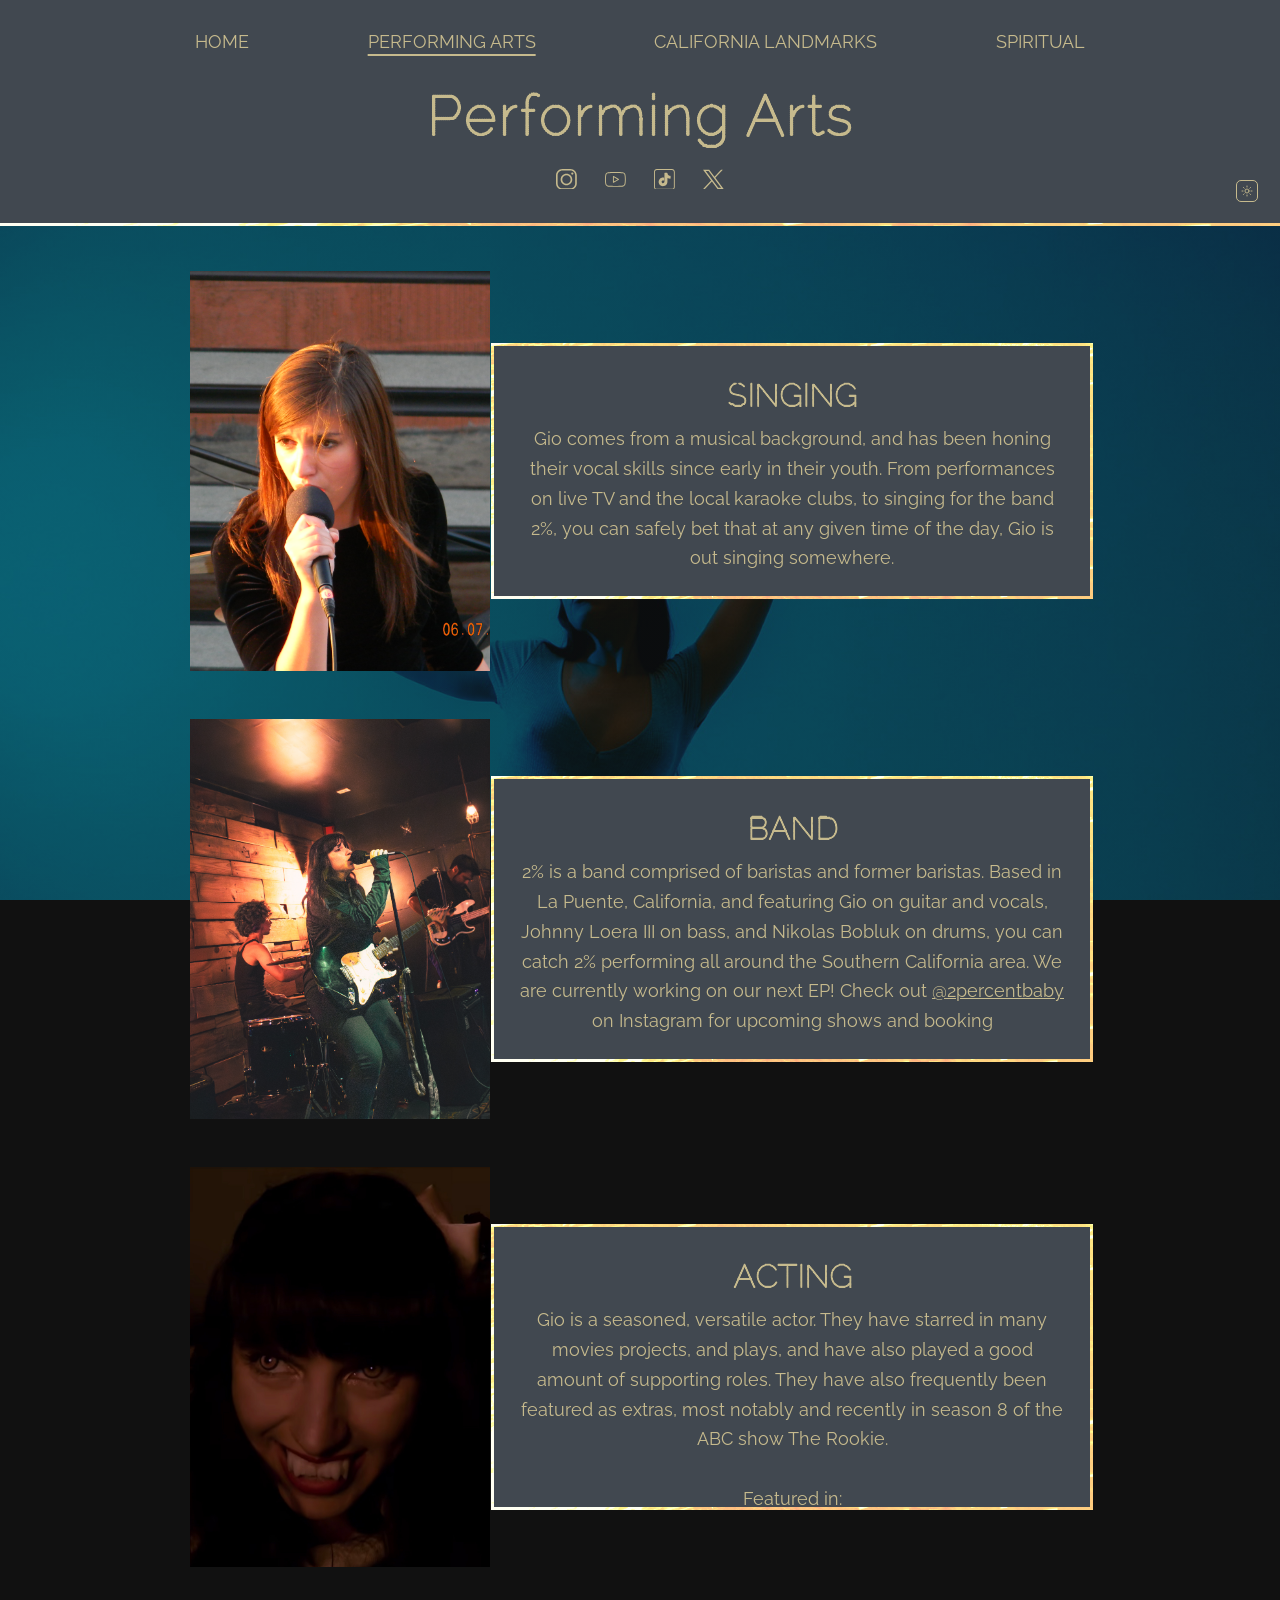
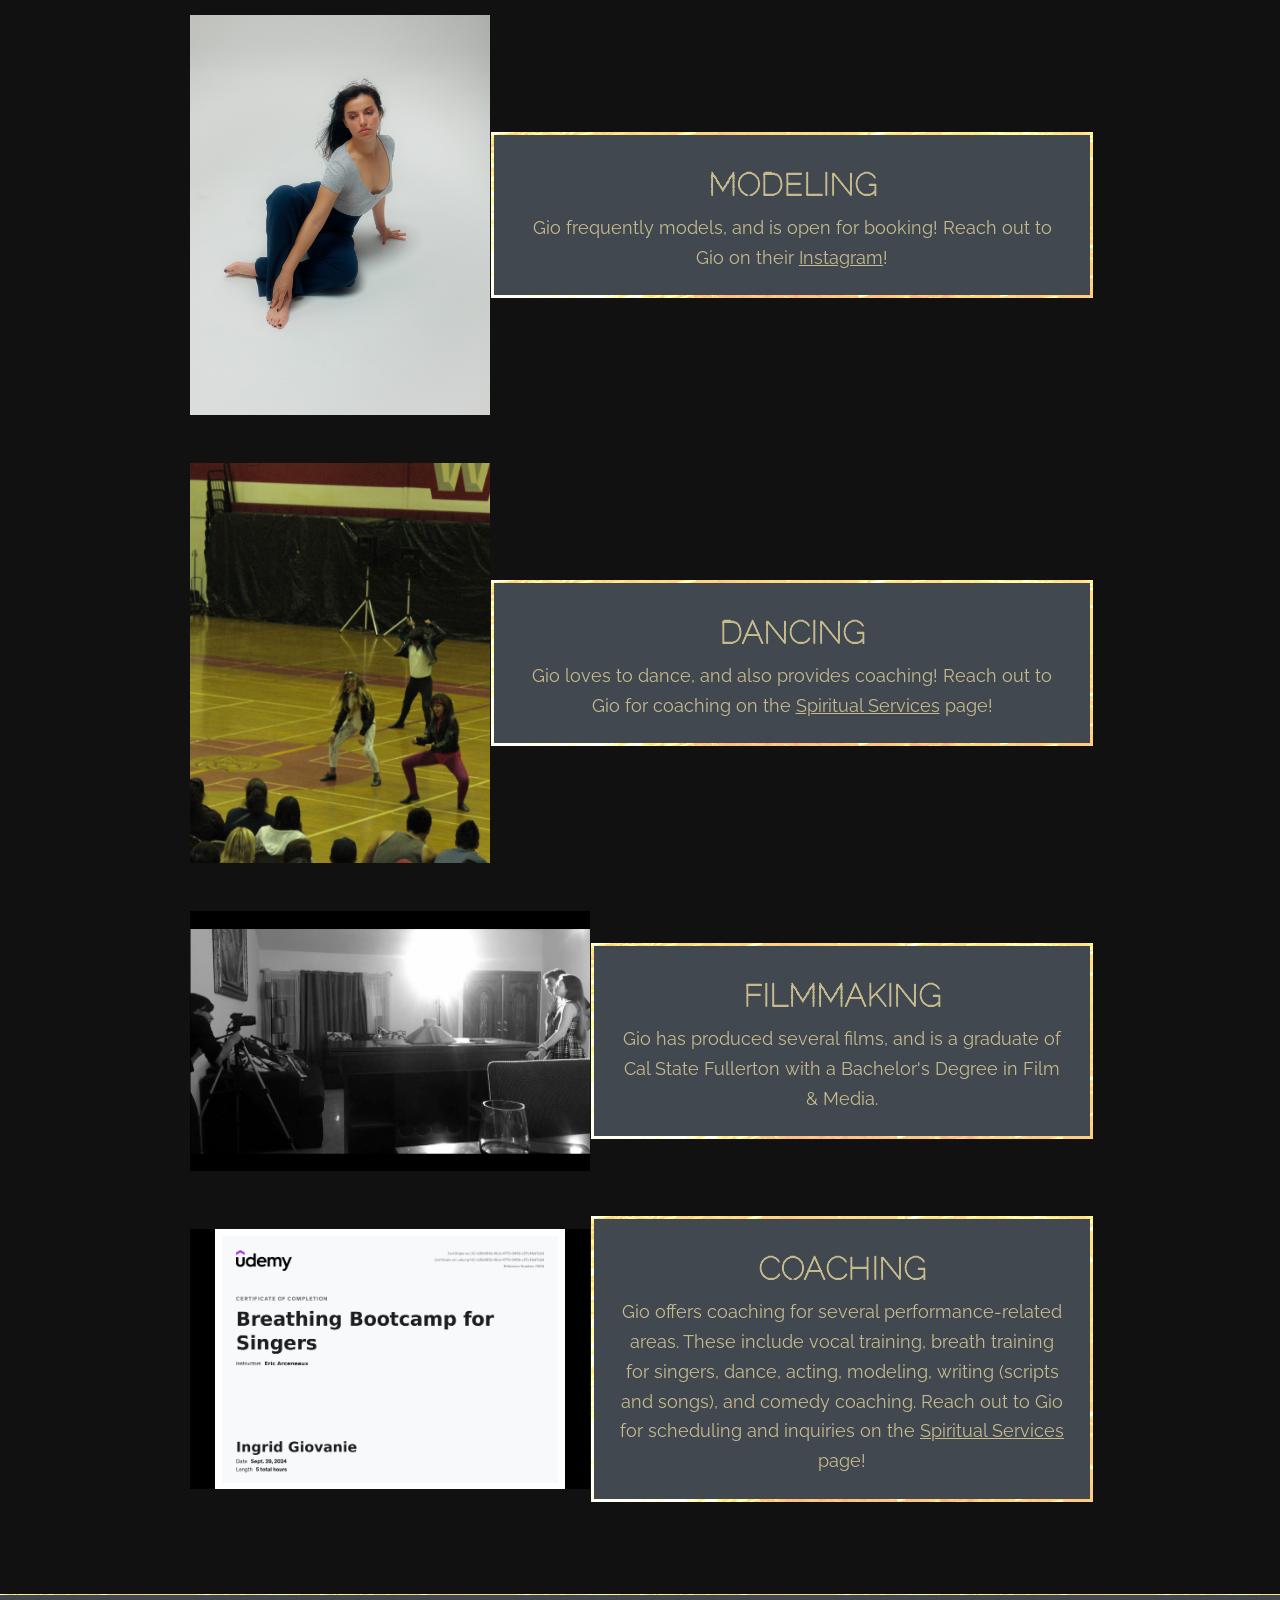
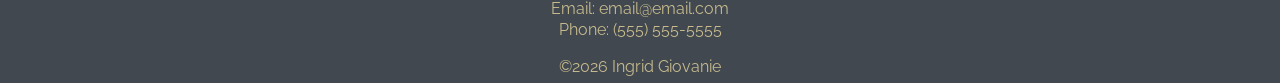
<file: performing-arts.html>
<!DOCTYPE html>
<html lang="en">
    <head>
        <meta charset="UTF-8">
        <meta name="viewport" content="width=device-width, initial-scale=1.0">
        <title>Performing Arts | The Gio Experience</title>
        <link rel="stylesheet" href="styles.css">
        <script src="script.js" defer></script>
        <link rel="preconnect" href="https://fonts.googleapis.com">
        <link rel="preconnect" href="https://fonts.gstatic.com" crossorigin>
        <link href="https://fonts.googleapis.com/css2?family=Raleway+Dots&family=Raleway:ital,wght@0,100..900;1,100..900&display=swap" rel="stylesheet">
    </head>

    <body class="performing-arts-page">
        <header>
            <nav>
                <a href="index.html">Home</a>  
                <a href="performing-arts.html" aria-current="page">Performing Arts</a>
                <a href="california.html">California Landmarks</a>
                <a href="spiritual.html">Spiritual</a>
            </nav>

            <button type="button" id="themeToggle" class="theme-toggle" aria-pressed="false" aria-label="Switch to light mode">
            
                <svg class="theme-icon sun-icon" viewBox="0 0 24 24" aria-hidden="true" focusable="false">
                    <circle cx="12" cy="12" r="4"></circle>
                    <path d="M12 2v2M12 20v2M4.93 4.93l1.41 1.41M17.66 17.66l1.41 1.41
                    M2 12h2M20 12h2M4.93 19.07l1.41-1.41M17.66 6.34l1.41-1.41"></path>
                </svg>
            
                <svg class="theme-icon moon-icon" viewBox="0 0 24 24" aria-hidden="true" focusable="false">
                    <path d="M20.5 14.1A8.5 8.5 0 0 1 9.9 3.5
                    A8.5 8.5 0 1 0 20.5 14.1Z"></path>
                </svg>
            </button>
            
            <h1>Performing Arts</h1>

            <div class="socials">
                <a href="https://www.instagram.com/the.gio.experience" target="_blank" rel="noopener" class="instagram-link" aria-label="Visit The Gio Experience on Instagram">
                <svg class="social-icon" viewBox="0 0 90 90" aria-hidden="true" focusable="false">
                    <path d="M 62.263 90 H 27.738 C 12.443 90 0 77.557 0 62.263 V 27.738 C 0 12.443 12.443 0 27.738 0 h 34.525 C 77.557 0 90 12.443 90 27.738 v 34.525 C 90 77.557 77.557 90 62.263 90 z M 27.738 7 C 16.303 7 7 16.303 7 27.738 v 34.525 C 7 73.697 16.303 83 27.738 83 h 34.525 C 73.697 83 83 73.697 83 62.263 V 27.738 C 83 16.303 73.697 7 62.263 7 H 27.738 z" fill="currentColor"/>
                    <path d="M 45.255 70.47 c -13.904 0 -25.215 -11.312 -25.215 -25.215 S 31.352 20.04 45.255 20.04 s 25.215 11.312 25.215 25.215 S 59.159 70.47 45.255 70.47 z M 45.255 27.04 c -10.044 0 -18.215 8.171 -18.215 18.215 c 0 10.044 8.171 18.215 18.215 18.215 c 10.044 0 18.215 -8.171 18.215 -18.215 C 63.471 35.211 55.3 27.04 45.255 27.04 z" fill="currentColor"/>
                    <circle cx="70.557" cy="19.937" r="4.897" fill="currentColor"/>
                </svg>
                </a>
            
                <a href="#" class="youtube-link" aria-label="Visit The Gio Experience on YouTube">
                <svg class="social-icon" viewBox="0 0 90 90" aria-hidden="true" focusable="false">
                    <path d="M 45 77.1 c -1.109 0 -27.235 -0.021 -34.117 -1.865 c -4.389 -1.173 -7.845 -4.629 -9.018 -9.019 C 0.021 59.336 0 45.582 0 45 s 0.021 -14.335 1.866 -21.217 c 1.173 -4.389 4.629 -7.845 9.019 -9.018 C 17.765 12.921 43.891 12.9 45 12.9 c 1.108 0 27.236 0.021 34.117 1.866 c 4.39 1.173 7.845 4.629 9.018 9.019 C 89.979 30.667 90 44.418 90 45 s -0.021 14.336 -1.866 21.217 c -1.172 4.388 -4.627 7.844 -9.018 9.018 C 72.236 77.078 46.108 77.1 45 77.1 z M 45 16.9 c -9.211 0 -27.979 0.362 -33.082 1.729 c -3.013 0.806 -5.384 3.177 -6.189 6.188 C 4.021 31.191 4 44.863 4 45 s 0.021 13.809 1.729 20.182 c 0.806 3.013 3.177 5.384 6.188 6.188 C 18.296 73.08 44.734 73.1 45 73.1 c 9.211 0 27.979 -0.361 33.082 -1.729 c 3.013 -0.806 5.384 -3.177 6.188 -6.188 C 85.98 58.804 86 45.137 86 45 s -0.021 -13.809 -1.729 -20.181 l -0.001 -0.002 c -0.804 -3.011 -3.175 -5.382 -6.187 -6.188 C 71.704 16.919 45.266 16.9 45 16.9 z" fill="currentColor"/>
                    <path d="M 36.4 59.9 c -0.345 0 -0.69 -0.089 -1 -0.268 c -0.619 -0.357 -1 -1.018 -1 -1.732 V 32.1 c 0 -0.714 0.381 -1.375 1 -1.732 c 0.619 -0.357 1.381 -0.357 2 0 l 22.341 12.9 c 0.619 0.357 1 1.018 1 1.732 s -0.381 1.375 -1 1.732 L 37.4 59.633 C 37.091 59.812 36.745 59.9 36.4 59.9 z M 38.4 35.564 v 18.872 L 54.741 45 L 38.4 35.564 z" fill="currentColor"/>
                </svg>
                </a>
            
                <a href="#" class="tiktok-link" aria-label="Visit The Gio Experience on TikTok">
                <svg class="social-icon" viewBox="0 0 90 90" aria-hidden="true" focusable="false">
                    <path d="M 39.084 74.233 c -4.28 0 -8.316 -1.365 -11.673 -3.949 c -0.625 -0.481 -1.229 -1.008 -1.792 -1.565 c -3.92 -3.874 -5.892 -9.032 -5.554 -14.526 c 0.257 -4.154 1.931 -8.157 4.713 -11.273 c 3.684 -4.126 8.764 -6.399 14.306 -6.399 c 0.949 0 1.911 0.071 2.857 0.211 c 0.981 0.145 1.708 0.987 1.708 1.979 v 9.03 c 0 0.642 -0.308 1.245 -0.828 1.621 c -0.521 0.375 -1.189 0.479 -1.799 0.278 c -0.617 -0.204 -1.26 -0.308 -1.911 -0.308 c -1.642 0 -3.18 0.644 -4.331 1.812 c -1.144 1.16 -1.76 2.697 -1.736 4.325 c 0.031 2.101 1.138 4.006 2.961 5.098 c 0.838 0.501 1.794 0.795 2.765 0.848 c 0.768 0.041 1.525 -0.058 2.25 -0.298 c 2.488 -0.821 4.158 -3.127 4.158 -5.738 l 0.011 -37.611 c 0 -1.104 0.896 -2 2 -2 h 8.893 c 1.097 0 1.989 0.883 2 1.98 c 0.008 0.747 0.083 1.488 0.226 2.203 c 0.563 2.825 2.146 5.342 4.461 7.086 c 2.038 1.537 4.466 2.355 7.027 2.368 c 0.159 -0.007 0.317 0.005 0.477 0.037 c 0.936 0.186 1.609 1.007 1.609 1.961 v 8.854 c 0 1.104 -0.896 2 -1.999 2 c -0.003 0 -0.006 0 -0.009 0 c -3.311 0 -6.528 -0.649 -9.563 -1.93 c -0.755 -0.319 -1.492 -0.675 -2.209 -1.065 l 0.037 16.182 c -0.021 5.024 -2.006 9.734 -5.588 13.276 c -2.906 2.872 -6.575 4.706 -10.608 5.305 C 40.996 74.163 40.035 74.233 39.084 74.233 z" fill="currentColor"/>
                    <path d="M 77.552 90 H 12.448 C 5.584 90 0 84.416 0 77.552 V 12.448 C 0 5.584 5.584 0 12.448 0 h 65.104 C 84.416 0 90 5.584 90 12.448 v 65.104 C 90 84.416 84.416 90 77.552 90 z M 12.448 4 C 7.79 4 4 7.79 4 12.448 v 65.104 C 4 82.21 7.79 86 12.448 86 h 65.104 C 82.21 86 86 82.21 86 77.552 V 12.448 C 86 7.79 82.21 4 77.552 4 H 12.448 z" fill="currentColor"/>
                </svg>
                </a>
            
                <a href="#" class="x-link" aria-label="Visit The Gio Experience on X">
                <svg class="social-icon" viewBox="0 0 90 90" aria-hidden="true" focusable="false">
                    <path d="M 0.219 2.882 l 34.748 46.461 L 0 87.118 h 7.87 l 30.614 -33.073 l 24.735 33.073 H 90 L 53.297 38.043 L 85.844 2.882 h -7.87 L 49.781 33.341 L 27.001 2.882 H 0.219 z M 11.793 8.679 h 12.303 L 78.425 81.32 H 66.122 L 11.793 8.679 z" fill="currentColor"/>
                </svg>
                </a>
            </div>
        </header>

        <main>
            <section class="arts-list">
                <h2>Arts</h2>
                <article class="art-row">
                    <img src="images/singing.jpg" alt="Ingrid singing">
                    <div>
                        <h2>Singing</h2>
                        <div class="art-description">
                            <p><strong>Singing</strong><br>Gio comes from a musical background, and has been honing their vocal skills since early in their youth. From performances on live TV and the local karaoke clubs, to singing for the band 2%, you can safely bet that at any given time of the day, Gio is out singing somewhere.</p>
                        </div>
                    </div>
                </article>
            
                <article class="art-row">
                    <img src="images/band.jpg" alt="Ingrid playing with their band">
                    <div>
                        <h2>Band</h2>
                        <div class="art-description">
                            <p><strong>Band</strong><br>2% is a band comprised of baristas and former baristas. Based in La Puente, California, and featuring Gio on guitar and vocals, Johnny Loera III on bass, and Nikolas Bobluk on drums, you can catch 2% performing all around the Southern California area. We are currently working on our next EP! Check out <a href="https://www.instagram.com/2percentbaby" target="_blank" rel="noopener">@2percentbaby</a> on Instagram for upcoming shows and booking</p>
                        </div>    
                    </div>
                </article>
            
                <article class="art-row">
                    <img src="images/acting.jpg" alt="Ingrid in a movie">
                    <div>
                        <h2>Acting</h2>
                        <div class="art-description">
                            <p><strong>Acting</strong><br>Gio is a seasoned, versatile actor. They have starred in many movies projects, and plays, and have also played a good amount of supporting roles. They have also frequently been featured as extras, most notably and recently in season 8 of the ABC show <i>The Rookie.</i><br><br></p>
                            <p>Featured in:<br></p>
                            <ul>
                                <li>Daisies (2013)</li>
                                <li>Kevin (2014)</li>
                                <li>Wreckin Katz (2016)</li>
                                <li>Skeletons (2020)</li>
                                <li>Deception (2021)</li>
                                <li>The Faculty (2022)</li>
                                <li>The Witches' Road (2024)</li>
                            </ul>
                        </div>
                    </div>
                </article>
            
                <article class="art-row">
                    <img src="images/modeling.jpg" alt="Ingrid posing at a modeling shoot">
                    <div>
                        <h2>Modeling</h2>
                        <div class="art-description">
                            <p><strong>Modeling</strong><br>Gio frequently models, and is open for booking! Reach out to Gio on their <a href="https://www.instagram.com/the.gio.experience" target="_blank" rel="noopener">Instagram</a>!</p>
                        </div>    
                    </div>
                </article>
            
                <article class="art-row">
                    <img src="images/dancing.JPG" alt="Ingrid dancing at a high school rally">
                    <div>
                        <h2>Dancing</h2>
                        <div class="art-description">
                            <p><strong>Dancing</strong><br>Gio loves to dance, and also provides coaching! Reach out to Gio for coaching on the <a href="spiritual.html" target="_blank" rel="noopener">Spiritual Services</a> page!</p>
                        </div>    
                    </div>
                </article>
            
                <article class="art-row landscape-art">
                    <img src="images/filmmaking.jpg" alt="Ingrid producing a film">
                    <div>
                        <h2>Filmmaking</h2>
                        <div class="art-description">
                            <p><strong>Filmmaking</strong><br>Gio has produced several films, and is a graduate of Cal State Fullerton with a Bachelor's Degree in Film & Media.</p>
                        </div>    
                    </div>
                </article>
                
                <article class="art-row landscape-art">
                    <img src="images/singing-cert.jpg" alt="Ingrid's certification for singer's breathing boot camp">
                    <div>
                        <h2>Coaching</h2>
                        <div class="art-description">
                            <p><strong>Coaching</strong><br>Gio offers coaching for several performance-related areas. These include vocal training, breath training for singers, dance, acting, modeling, writing (scripts and songs), and comedy coaching. Reach out to Gio for scheduling and inquiries on the <a href="spiritual.html" target="_blank" rel="noopener">Spiritual Services</a> page!</p>
                        </div>    
                    </div>
                </article>
            </section>
        </main>

        <footer>
            <h2>Contact</h2>
            <p>Email: email@email.com</p>
            <p>Phone: (555) 555-5555</p>
            <br>
            <small>&copy;2026 Ingrid Giovanie</small>
        </footer>
    </body>
</html>
</file>
<file: styles.css>
/* http://meyerweb.com/eric/tools/css/reset/ 
   v2.0 | 20110126
   License: none (public domain)
*/

html, body, div, span, applet, object, iframe,
h1, h2, h3, h4, h5, h6, p, blockquote, pre,
a, abbr, acronym, address, big, cite, code,
del, dfn, em, img, ins, kbd, q, s, samp,
small, strike, strong, sub, sup, tt, var,
b, u, i, center,
dl, dt, dd, ol, ul, li,
fieldset, form, label, legend,
table, caption, tbody, tfoot, thead, tr, th, td,
article, aside, canvas, details, embed, 
figure, figcaption, footer, header, hgroup, 
menu, nav, output, ruby, section, summary,
time, mark, audio, video {
	margin: 0;
	padding: 0;
	border: 0;
	font-size: 100%;
	font: inherit;
	vertical-align: baseline;
}
/* HTML5 display-role reset for older browsers */
article, aside, details, figcaption, figure, 
footer, header, hgroup, menu, nav, section {
	display: block;
}
body {
	line-height: 1;
}
ol, ul {
	list-style: none;
}
blockquote, q {
	quotes: none;
}
blockquote:before, blockquote:after,
q:before, q:after {
	content: '';
	content: none;
}
table {
	border-collapse: collapse;
	border-spacing: 0;
}
/* End CSS Reset */

* {
    box-sizing: border-box;
}

body {
    margin: 0;
    font-family: "Raleway", sans-serif;
    background-color: #111111;
    color: #38372a;
}

header {
    position: relative;
    padding: 28px;
    border-bottom: 1px solid #38372a;
    border-image: url("images/border.jpg") 10 / 3px / 3px round;
    background-color: #414850;
    text-align: center;
}

.theme-toggle {
    position: absolute;
    right: 22px;
    bottom: 20px;
    z-index: 1;
    width: 22px;
    height: 22px;
    padding: 0;
    display: grid;
    place-items: center;
    color: #c6ba8d;
    background-color: rgba(65, 72, 80, 0.75);
    border: 1px solid #c6ba8d;
    border-radius: 5px;
    cursor: pointer;
    transition: background-color 0.4s ease, color 0.4s ease, transform 0.4s ease;
}

.theme-toggle:hover, .theme-toggle:focus-visible {
    color: #414850;
    background-color: #c6ba8d;
    outline: none;
    transform: scale(1.08);
}

.theme-icon {
    width: 12px;
    height: 12px;
    fill: none;
    stroke: currentColor;
    stroke-width: 1.8;
    stroke-linecap: round;
    stroke-linejoin: round;
}

.moon-icon {
    display: none;
}

body.light-mode .sun-icon {
    display: none;
}

body.light-mode .moon-icon {
    display: block;
}

body.light-mode .theme-toggle {
    color: #4d3d29;
    background-color: rgba(255, 252, 246, 0.75);
    border-color: #6b5438;
}

body.light-mode .theme-toggle:hover, body.light-mode .theme-toggle:focus-visible {
    color: #fffaf1;
    background-color: #6b5438;
}
  
nav {
    display: flex;
    justify-content: space-between;
    max-width: 900px;
    margin: 0 auto 32px;
    font-size: 1.1rem;
    text-transform: uppercase;
    opacity: 0;
    animation: fadeIn 2.5s ease-in-out forwards;
    animation-delay: 2s;
}

nav a, .socials a, .card {
    padding: 5px;
    color: #c6ba8d;
    text-decoration: none;
}

nav a[aria-current="page"] {
    text-decoration: underline;
    text-decoration-thickness: 2px;
    text-underline-offset: 6px;
}
  
h1 {
    color: #c6ba8d;
    font-family: "Raleway Dots", sans-serif;
    font-size: 3.5rem;
    font-weight: 900;
    margin: 20px 0;
    letter-spacing: 2px;
    animation: fadeIn 3.5s ease-in-out forwards;
}

.socials {
    display: flex;
    justify-content: center;
    align-items: center;
    gap: 18px;
    margin-top: 20px;
    opacity: 0;
    animation: fadeIn 2.5s ease-in-out forwards;
    animation-delay: 2s;
}

.socials a {
    display: inline-flex;
    align-items: center;
    color: #c6ba8d;
    text-decoration: none;
}
  
.social-icon {
    width: 1.3rem;
    height: 1.3rem;
    display: block;
}

.instagram-link:hover, .instagram-link:focus-visible {
    color: #c13584;
}
  
.youtube-link:hover, .youtube-link:focus-visible {
    color: #c00000;
}
  
.tiktok-link:hover, .tiktok-link:focus-visible {
    color: #00a6b2;
}
  
.x-link:hover, .x-link:focus-visible {
    color: #555555;
}

main {
    max-width: 1000px;
    margin: 0 auto;
    padding: 48px 24px;
}
  
.hero {
    text-align: center;
    margin-bottom: 60px;
}

.hero h2 {
    display: none;
}
  
.hero img {
    display: block;
    width: 58%;
    height: 58%;
    object-fit: cover;
    border-radius: 30px;
    margin: 0 auto;
    opacity: 0;
    animation: fadeIn 2.5s ease-in-out forwards;
    animation-delay: 2s;

    -webkit-mask-image: radial-gradient(
        ellipse at center,
        black 60%,
        transparent 100%
    );

    mask-image: radial-gradient(
        ellipse at center,
        black 50%,
        transparent 70%
    );
}

@keyframes fadeIn {
    from {
        opacity: 0;
    }
  
    to {
        opacity: 1;
    }
}

.links {
    text-align: center;
    margin-bottom: 60px;
}
  
.links h2 {
    display:none;
}
  
.card-container {
    display: flex;
    justify-content: center;
    gap: 28px;
    flex-wrap: wrap;
    opacity: 0;
    animation: fadeIn 2.5s ease-in-out forwards;
    animation-delay: 2s;
}
  
.card {
    width: 170px;
    min-height: 70px;
    padding: 3px 8px;
    background-color: #414850;
    font-size: 1.4rem;
    text-transform: uppercase;
    display: flex;
    align-items: center;
    justify-content: center;
    border-radius: 5%;
    border-image: url("images/border.jpg") 10 / 2px / 1px round;
    transition: background-color 0.4s ease, color 0.4s ease;
}
  
.card:hover, .card:focus-visible {
    background-color: #38372a;
}

.bio {
    text-align: center;
    margin-bottom: 60px;
    color: #c6ba8d;
    background-color: rgba(65,72,80, 0.95);
    padding: 13px;
    border-image: url("images/border.jpg") 10 / 3px / 3px round;
    animation: fadeIn 2.5s ease-in-out forwards;
}

.bio h2 {
    margin-bottom: 12px;
    display: none;
}
  
.bio p {
    max-width: 950px;
    margin: 0 auto;
    line-height: 1.7;
    font-size: 1.1rem;
}

.bio strong {
    background-image: url('images/border.jpg');
    background-size: cover;
    background-position: center;
    -webkit-background-clip: text;
    background-clip: text;
    color: transparent;
    font-size: 2rem;
    font-weight: 500;
}
  
footer {
    padding: 1px 1px 8px 1px;
    background-color: #414850;
    color: #c6ba8d;
    text-align: center;
    border-image: url("images/border.jpg") 10 / 1px / 1px round;
}

footer h2 {
    display: none;
    padding: 1px 1px;
    font-size: 2rem;
    margin-bottom: 1px;
    opacity: 0;
    animation: fadeIn 1.5s ease-in-out forwards;
    animation-delay: 2s;
}

footer p {
	margin:5px;
}

@media screen and (max-width: 700px) {
    .theme-toggle {
        right: 14px;
        bottom: 14px;
        width: 22px;
        height: 22px;
    }

    .theme-icon {
        width: 12px;
        height: 12px;
    }
}

/*Performing arts*/

.arts-list {
    max-width: 900px;
    margin: 0 auto;
}

.arts-list, footer h2, footer p {
    opacity: 0;
    animation: fadeIn 2.5s ease-in-out forwards;
    animation-delay: 2s;
}

.arts-list h2 {
    display: none;
}
  
.art-row {
    display: grid;
    grid-template-columns: 300px minmax(0, 1fr);
    gap: 4px;
    align-items: center;
    margin-bottom: 48px;
}

.art-row > div {
    min-width: 0;
}

.art-row img {
    width: 300px;
    height: 400px;
    object-fit: cover;
    border-image: url("images/border.jpg") 10 / 3px / 3px round;
    background-color: #c6ba8d;
}

.art-row.landscape-art {
    grid-template-columns: 400px minmax(0, 1fr);
}

.art-row.landscape-art img {
    width: 400px;
    height: 260px;
    object-fit: contain;
    background-color: #000000;
}
  
.art-row h2 {
    display: none;
}

.art-row > div {
    min-width: 0;
}

.art-description {
    max-height: 280px;
    overflow-y: auto;
    text-align: center;
    color: #c6ba8d;
    background-color: rgba(65, 72, 80, 1);
    padding: 23px;
    border-image: url("images/border.jpg") 10 / 3px / 3px round;
}

.art-description a {
    color: inherit;
}

.art-description ul {
    text-align: center;
}

.art-row p {
    margin: 0;
    font-size: 1.1rem;
    line-height: 1.7;
    max-width: 950px;
}

.art-description::-webkit-scrollbar {
    width: 10px;
}

.art-description::-webkit-scrollbar-track {
    background-color: #414850;
}

.art-description::-webkit-scrollbar-thumb {
    background-color: #c6ba8d;
    border-radius: 8px;
    border: 2px solid #414850;
}

.art-row strong {
    font-family:"Raleway Dots", sans-serif;
    font-size: 2rem;
    font-weight: 900;
    text-transform: uppercase;
}
   
  
@media screen and (max-width: 950px) {
    .art-row, .art-row.landscape-art {
        grid-template-columns: 1fr;
        grid-template-areas: "title" "image" "description";
        text-align: center;
    }

    .art-row > div {
        display: contents;
    }

    .art-row h2 {
        grid-area: title;
        justify-self: center;
    }

    .art-description {
        grid-area: description;
        max-height: none;
        overflow-y: visible;
        text-align: left;
    }

    .art-row img {
        width: 400px;
        height: 500px;
    }

    .art-row img, .art-row.landscape-art img {
        grid-area: image;
        margin: 0 auto;
    }

    .art-row p {
        max-height: none;
        text-align: center;
    }

    .art-row.landscape-art img {
        width: 100%;
        max-width: 700px;
        height: 400px;
    }
}

/*California Project*/

.california-intro {
    display: grid;
    grid-template-columns: minmax(260px, 0.8fr) 1.2fr;
    gap: 42px;
    align-items: center;
    margin-bottom: 70px;
    padding: 30px;
    background-color: rgba(65,72,80, 0.95);
    border-image: url("images/border.jpg") 10 / 3px / 3px round;
    border-radius: 2px;
    opacity: 0;
    animation: fadeIn 2.5s ease-in-out forwards;
    animation-delay: 1s;
}

.california-intro img {
    width: 100%;
    max-width: 500px;
    margin: 0 auto;
    display: block;
    padding: 6px;
    background-color: #c6ba8d;
    border: 1px solid #38372a;
    border-radius: 10px;
    object-fit: contain;
}


.california-bio h2 {
    display: none;
}

.california-bio p {
    margin: 0 0 18px;
    font-size: 1.1rem;
    line-height: 1.7;
    color: #c6ba8d;
}

.california-bio a {
    color: inherit;
}

.california-bio p:last-child {
    margin-bottom: 0;
}

.landmark-section {
    padding: 34px;
    background-color: rgba(65,72,80, 0.95);
    border-image: url("images/border.jpg") 10 / 3px / 3px round;
    opacity: 0;
    animation: fadeIn 2.5s ease-in-out forwards;
    animation-delay: 1.5s;
}

.landmark-section > h2 {
    font-family: "Raleway Dots", sans-serif;
    display: inline-block;
    margin: 0 0 18px;
    padding: 18px 29px;
    color: #c6ba8d;
    font-size: 2rem;
    font-weight: 900;

}

.landmark-browser {
    max-height: 850px;
    overflow-y: auto;
    padding-right: 14px;
}

.landmark-browser::-webkit-scrollbar {
    width: 10px;
}

.landmark-browser::-webkit-scrollbar-track {
    background-color: #f5f0e8;
    border-radius: 20px;
}

.landmark-browser::-webkit-scrollbar-thumb {
    background-color: #c6ba8d;
    border-radius: 20px;
    border: 2px solid #f5f0e8;
}

.landmark-item {
    display: grid;
    grid-template-columns: 230px 1fr;
    gap: 28px;
    align-items: center;
    padding: 24px 0;
    border-bottom: 1px solid #38372a;
}

.landmark-item:first-child {
    padding-top: 0;
}

.landmark-item:last-child {
    padding-bottom: 0;
    border-bottom: none;
}

.landmark-item img {
    display: block;
    width: 100%;
    height: auto;
    border: 1px solid #38372a;
    border-radius: 10px;
    transition: transform 0.4s ease;
}

.landmark-item h3 {
    display: inline-block;
    margin: 0 0 12px;
    padding: 6px 18px;
    background-color: #c6ba8d;
    border: 1px solid #38372a;
    border-radius: 15%;
    font-size: 1.4rem;
}

.landmark-item p {
    margin: 0;
    font-size: 1.05rem;
    line-height: 1.7;
    color: #c6ba8d;  
}

@media screen and (max-width: 700px) {
    nav {
        flex-wrap: wrap;
        justify-content: center;
        gap: 14px;
        font-size: 0.9rem;
    }

    h1 {
        font-size: 2.6rem;
    }

    .california-intro {
        grid-template-columns: 1fr;
        text-align: center;
        gap: 28px;
        padding: 24px;
    }

    .california-bio h2, .landmark-section > h2 {
        font-size: 1.6rem;
    }

    .landmark-section {
        padding: 24px;
    }

    .landmark-item {
        grid-template-columns: 1fr;
        text-align: center;
        gap: 18px;
    }

    .landmark-item img {
        width: 100%;
        max-width: 330px;
        height: auto;
        margin: 0 auto;
    }

    .landmark-item h3 {
        font-size: 1.2rem;
    }

    .landmark-browser {
        max-height: none;
        overflow-y: visible;
        padding-right: 0;
    }
}

/* Spiritual Page */

.screen-reader-text {
    position: absolute;
    width: 1px;
    height: 1px;
    padding: 0;
    margin: -1px;
    overflow: hidden;
    clip: rect(0, 0, 0, 0);
    white-space: nowrap;
    border: 0;
}

.spiritual-gallery {
    display: flex;
    flex-direction: column;
    align-items: center;
    gap: 42px;
    margin-bottom: 70px;
    opacity: 0;
    animation: fadeIn 2.5s ease-in-out forwards;
    animation-delay: 1s;
}

.spiritual-gallery figure {
    width: 100%;
    max-width: 650px;
    margin: 0;
    background-color: rgba(245, 240, 232, 0.78);
    border-image: url("images/border.jpg") 10 / 30px / 3px round;
    border-radius: 30px;
}

.spiritual-gallery img {
    display: block;
    width: 100%;
    height: auto;
    object-fit: contain;
    background-color: #c6ba8d;
    border: 1px solid #38372a;
    border-radius: 20px;
}  


.spiritual-services {
    padding: 34px;
    margin-bottom: 70px;
    background-color: rgba(65, 72, 80, 0.95);
    border-image: url("images/border.jpg") 10 / 3px / 3px round;
    opacity: 0;
    animation: fadeIn 2.5s ease-in-out forwards;
    animation-delay: 1.25s;
}

.spiritual-services > h2 {
    display: none;
}

.service-list {
    display: flex;
    flex-direction: column;
    gap: 34px;
}

.spiritual-service {
    padding-bottom: 34px;
    border-bottom: 1px solid rgba(198, 186, 141, 0.55);
}

.spiritual-service:last-child {
    padding-bottom: 0;
    border-bottom: none;
}

.service-image h3 {
    margin: 0 0 12px;
    color: #c6ba8d;
    font-family: "Raleway Dots", sans-serif;
    font-size: 1.6rem;
    font-weight: 900;
}

.service-description {
    padding: 20px 24px;
    color: #c6ba8d;
    border-radius: 5%;
}

.service-description p {
    margin: 0;
    font-size: 1.1rem;
    line-height: 1.7;
}

.contact-section {
    padding: 34px;
    background-color: rgba(65, 72, 80, 0.95);
    border-image: url("images/border.jpg") 10 / 3px / 3px round;
    text-align: center;
    opacity: 0;
    animation: fadeIn 2.5s ease-in-out forwards;
    animation-delay: 1.5s;
}

.contact-section h2 {
    display: inline-block;
    margin: 0 auto;
    padding: 19px 34px;
    color: #c6ba8d;
    font-family: "Raleway Dots", sans-serif;
    font-size: 2rem;
    font-weight: 900;
}

.contact-section > p {
    max-width: 650px;
    margin: 0 auto 10px;
    padding: 13px;
    color: #c6ba8d;
    border-radius: 5%;
    font-size: .9rem;
}

.spiritual-form {
    max-width: 720px;
    margin: 0 auto;
    text-align: left;
}

.spiritual-form > div {
    margin-bottom: 20px;
}

.name-fields {
    display: grid;
    grid-template-columns: 1fr 1fr;
    gap: 20px;
}

.spiritual-form label {
    display: block;
    margin-bottom: 7px;
    color: #c6ba8d;
    font-weight: 700;
}

.spiritual-form input, .spiritual-form select, .spiritual-form textarea {
    width: 100%;
    padding: 12px;
    color: #38372a;
    background-color: rgba(255, 255, 255, 0.86);
    border: 1px solid #38372a;
    border-radius: 12px;
    font: inherit;
}

.spiritual-form textarea {
    resize: vertical;
}

.spiritual-form input:focus, .spiritual-form select:focus, .spiritual-form textarea:focus {
    outline: 3px solid rgba(198, 186, 141, 0.9);
    outline-offset: 2px;
}

.spiritual-form button {
    display: block;
    margin: 8px auto 0;
    padding: 12px 34px;
    color: #c6ba8d;
    background-color: #414850;
    border: 1px solid #38372a;
    border-radius: 25px;
    font-family: "Raleway", sans-serif;
    font-size: 1.1rem;
    font-weight: 700;
    cursor: pointer;
    transition: background-color 0.4s ease, transform 0.4s ease;
}

.spiritual-form button:hover, .spiritual-form button:focus-visible {
    background-color: #38372a;
    transform: scale(1.04);
}

#form-message {
    margin-top: 18px;
    text-align: center;
    font-weight: 700;
    line-height: 1.5;
}

.form-error {
    color: #c00000;
}

.form-success {
    color: #5f8a47;
}


@media screen and (max-width: 700px) {
    .spiritual-gallery {
        gap: 28px;
        margin-bottom: 50px;
    }

    .spiritual-gallery figure {
        border-radius: 22px;
    }

    .spiritual-gallery img {
        height: auto;
        min-height: 240px;
        border-radius: 15px;
    }

    .spiritual-services, .contact-section {
        padding: 24px;
    }

    .spiritual-services > h2, .contact-section h2 {
        font-size: 2rem;
    }

    .spiritual-service {
        grid-template-columns: 1fr;
        gap: 20px;
        text-align: center;
    }

    .service-description {
        text-align: left;
    }

    .name-fields {
        grid-template-columns: 1fr;
        gap: 10px;
    }
}

/* Light-Mode */ 

body.light-mode {
    color-scheme: light;
    color: #3d3429;
    background-color: #f8f3e9;
}


body.light-mode header {
    background-color: rgba(245, 238, 222, 0.96);
    border-bottom-color: #756044;
}

body.light-mode nav a, body.light-mode .socials a, body.light-mode .card {
    color: #4d3d29;
}

body.light-mode nav a[aria-current="page"] {
    text-decoration: underline;
    text-decoration-thickness: 2px;
    text-underline-offset: 6px;
}

body.light-mode h1 {
    color: #4d3d29;
}

body.light-mode footer {
    background-color: rgba(245, 238, 222, 0.97);
    color: #3d3429;
}

body.light-mode .card {
    background-color: rgba(255, 252, 246, 0.92);
}

body.light-mode .card:hover, body.light-mode .card:focus-visible {
    color: #2f2922;
    background-color: #ddcba8;
}

body.light-mode .bio {
    color: #3d3429;
    background-color: rgba(255, 252, 246, 0.9);
}

body.light-mode .bio strong {
    color: #5b422a;
    background-image: none;
    -webkit-background-clip: initial;
    background-clip: initial;
}

body.light-mode .art-description {
    color: #3d3429;
    background-color: rgba(255, 252, 246, 0.92);
    padding: 23px;
    margin: 0;
}

body.light-mode .art-row p {
    color: #3d3429;
    background-color: transparent;
}

body.light-mode .art-row strong {
    color: #5b422a;
}

body.light-mode .art-row img {
    background-color: #f0e2c9;
}

body.light-mode .art-row.landscape-art img {
    background-color: #eee4d4;
}

body.light-mode .california-intro, body.light-mode .landmark-section {
    color: #3d3429;
    background-color: rgba(255, 252, 246, 0.92);
}

body.light-mode .california-intro img {
    background-color: #f0e2c9;
    border-color: #756044;
}

body.light-mode .california-bio p, body.light-mode .landmark-item p {
    color: #3d3429;
}

body.light-mode .landmark-section > h2 {
    color: #4d3d29;
}

body.light-mode .landmark-item {
    border-bottom-color: rgba(117, 96, 68, 0.45);
}

body.light-mode .landmark-item img {
    background-color: #f0e2c9;
    border-color: #756044;
}

body.light-mode .landmark-item h3 {
    color: #3d3429;
    background-color: #e7d4af;
    border-color: #756044;
}

body.light-mode .landmark-browser::-webkit-scrollbar-track {
    background-color: #f8f3e9;
}

body.light-mode .landmark-browser::-webkit-scrollbar-thumb {
    background-color: #9c815b;
    border-color: #f8f3e9;
}

body.light-mode .spiritual-gallery figure {
    background-color: rgba(255, 252, 246, 0.9);
}

body.light-mode .spiritual-gallery img {
    background-color: #f0e2c9;
    border-color: #756044;
}

body.light-mode .spiritual-services, body.light-mode .contact-section {
    color: #3d3429;
    background-color: rgba(255, 252, 246, 0.92);
}

body.light-mode .service-image h3, body.light-mode .contact-section h2 {
    color: #4d3d29;
}

body.light-mode .spiritual-service {
    border-bottom-color: rgba(117, 96, 68, 0.45);
}

body.light-mode .service-description, body.light-mode .contact-section > p {
    color: #3d3429;
}

body.light-mode .spiritual-form label {
    color: #3d3429;
}

body.light-mode .spiritual-form input, body.light-mode .spiritual-form select, body.light-mode .spiritual-form textarea {
    color: #3d3429;
    background-color: rgba(255, 255, 255, 0.95);
    border-color: #756044;
}

body.light-mode .spiritual-form input:focus, body.light-mode .spiritual-form select:focus, body.light-mode .spiritual-form textarea:focus {
    outline-color: rgba(156, 129, 91, 0.85);
}

body.light-mode .spiritual-form button {
    color: #fffaf1;
    background-color: #6b5438;
    border-color: #4d3d29;
}

body.light-mode .spiritual-form button:hover, body.light-mode .spiritual-form button:focus-visible {
    background-color: #3d3429;
}

body.light-mode a:focus-visible, body.light-mode button:focus-visible {
    outline: 3px solid #8e704b;
    outline-offset: 3px;
}


html {
    background-color: #111111;
}

body {
    position: relative;
    isolation: isolate;
    min-height: 100vh;
    background-image: none;
}

body::before {
    content: "";
    position: fixed;
    inset: 0;
    z-index: 0;
    background-image:
        linear-gradient(rgba(20, 24, 29, 0.48), rgba(20, 24, 29, 0.48)),
        url("images/background_3.jpg");
    background-size: cover;
    background-position: center;
    background-repeat: no-repeat;
}

header,
main,
footer {
    position: relative;
    z-index: 1;
}

body.performing-arts-page::before {
    background-image:
        linear-gradient(rgba(20, 24, 29, 0.48), rgba(20, 24, 29, 0.48)),
        url("images/background_4.jpg");
    background-position: center top;
}

body.light-mode::before {
    background-image:
        linear-gradient(rgba(255, 250, 241, 0.68), rgba(255, 250, 241, 0.68)),
        url("images/background_3.jpg");
}

body.performing-arts-page.light-mode::before {
    background-image:
        linear-gradient(rgba(255, 250, 241, 0.68), rgba(255, 250, 241, 0.68)),
        url("images/background_4.jpg");
    background-position: center top;
}

@media screen and (max-width: 700px) {
    body::before {
        background-size: cover, cover;
        background-position: center, center top;
        background-color: #111111;
    }

    body.performing-arts-page::before {
        background-size: cover, 190% auto;
        background-position: center, center 0%;
    }

    body.light-mode::before {
        background-color: #f8f3e9;
    }
}
</file>
